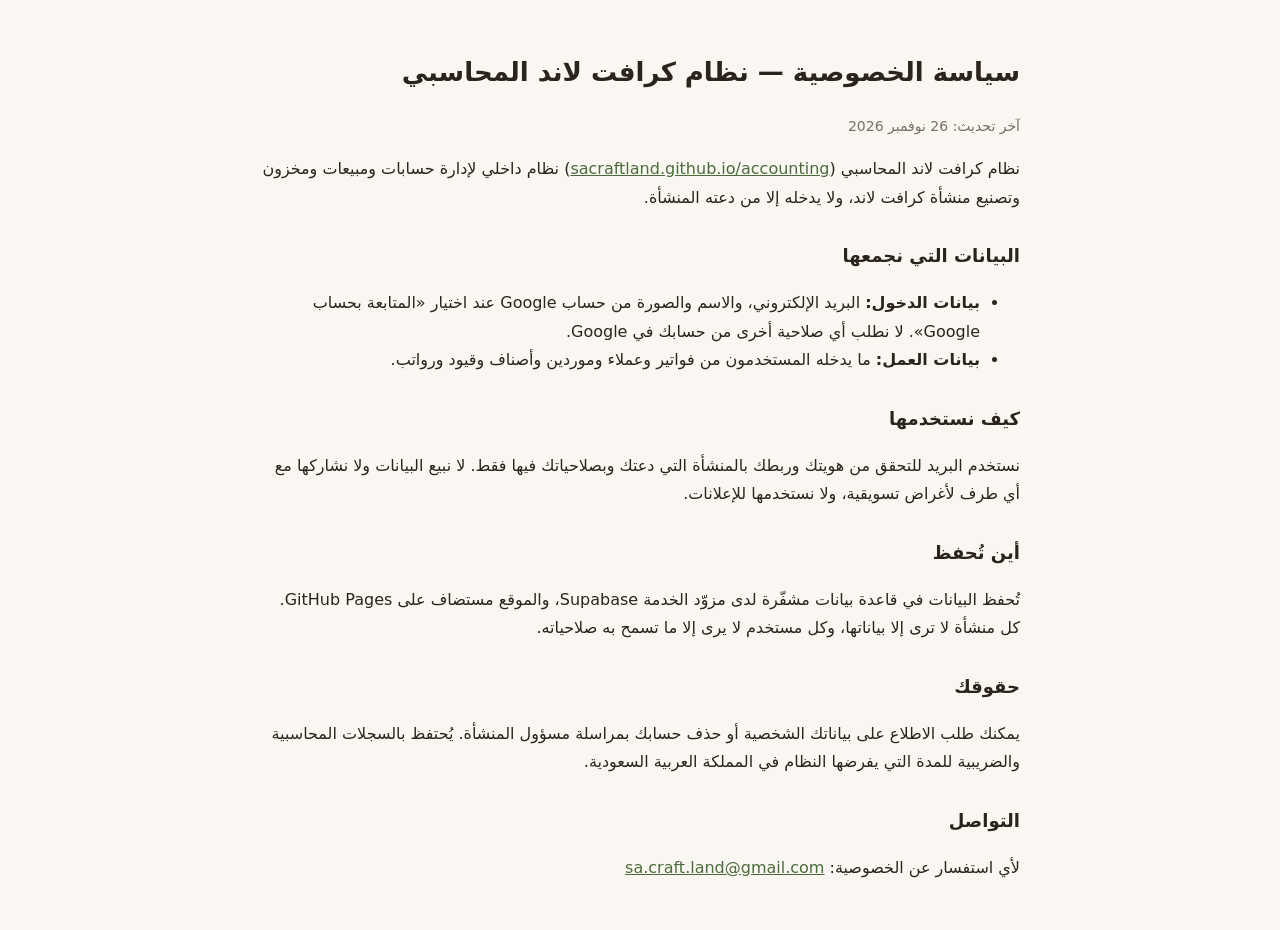
<file: privacy.html>
<!DOCTYPE html>
<html lang="ar" dir="rtl">
<head>
<meta charset="utf-8">
<meta name="viewport" content="width=device-width, initial-scale=1">
<title>سياسة الخصوصية — كرافت لاند</title>
<style>
  body { font-family: system-ui, "Segoe UI", Tahoma, sans-serif; max-width: 760px; margin: 0 auto; padding: 32px 20px; line-height: 1.8; color: #2b241c; background: #faf7f2; }
  h1 { font-size: 26px; } h2 { font-size: 18px; margin-top: 28px; }
  a { color: #4b6b3c; } .muted { color: #7a6f63; font-size: 14px; }
</style>
</head>
<body>
<h1>سياسة الخصوصية — نظام كرافت لاند المحاسبي</h1>
<p class="muted">آخر تحديث: 26 نوفمبر 2026</p>

<p>نظام كرافت لاند المحاسبي (<a href="https://sacraftland.github.io/accounting/">sacraftland.github.io/accounting</a>) نظام داخلي لإدارة حسابات ومبيعات ومخزون وتصنيع منشأة كرافت لاند، ولا يدخله إلا من دعته المنشأة.</p>

<h2>البيانات التي نجمعها</h2>
<ul>
  <li><b>بيانات الدخول:</b> البريد الإلكتروني، والاسم والصورة من حساب Google عند اختيار «المتابعة بحساب Google». لا نطلب أي صلاحية أخرى من حسابك في Google.</li>
  <li><b>بيانات العمل:</b> ما يدخله المستخدمون من فواتير وعملاء وموردين وأصناف وقيود ورواتب.</li>
</ul>

<h2>كيف نستخدمها</h2>
<p>نستخدم البريد للتحقق من هويتك وربطك بالمنشأة التي دعتك وبصلاحياتك فيها فقط. لا نبيع البيانات ولا نشاركها مع أي طرف لأغراض تسويقية، ولا نستخدمها للإعلانات.</p>

<h2>أين تُحفظ</h2>
<p>تُحفظ البيانات في قاعدة بيانات مشفّرة لدى مزوّد الخدمة Supabase، والموقع مستضاف على GitHub Pages. كل منشأة لا ترى إلا بياناتها، وكل مستخدم لا يرى إلا ما تسمح به صلاحياته.</p>

<h2>حقوقك</h2>
<p>يمكنك طلب الاطلاع على بياناتك الشخصية أو حذف حسابك بمراسلة مسؤول المنشأة. يُحتفظ بالسجلات المحاسبية والضريبية للمدة التي يفرضها النظام في المملكة العربية السعودية.</p>

<h2>التواصل</h2>
<p>لأي استفسار عن الخصوصية: <a href="mailto:sa.craft.land@gmail.com">sa.craft.land@gmail.com</a></p>
</body>
</html>
</file>
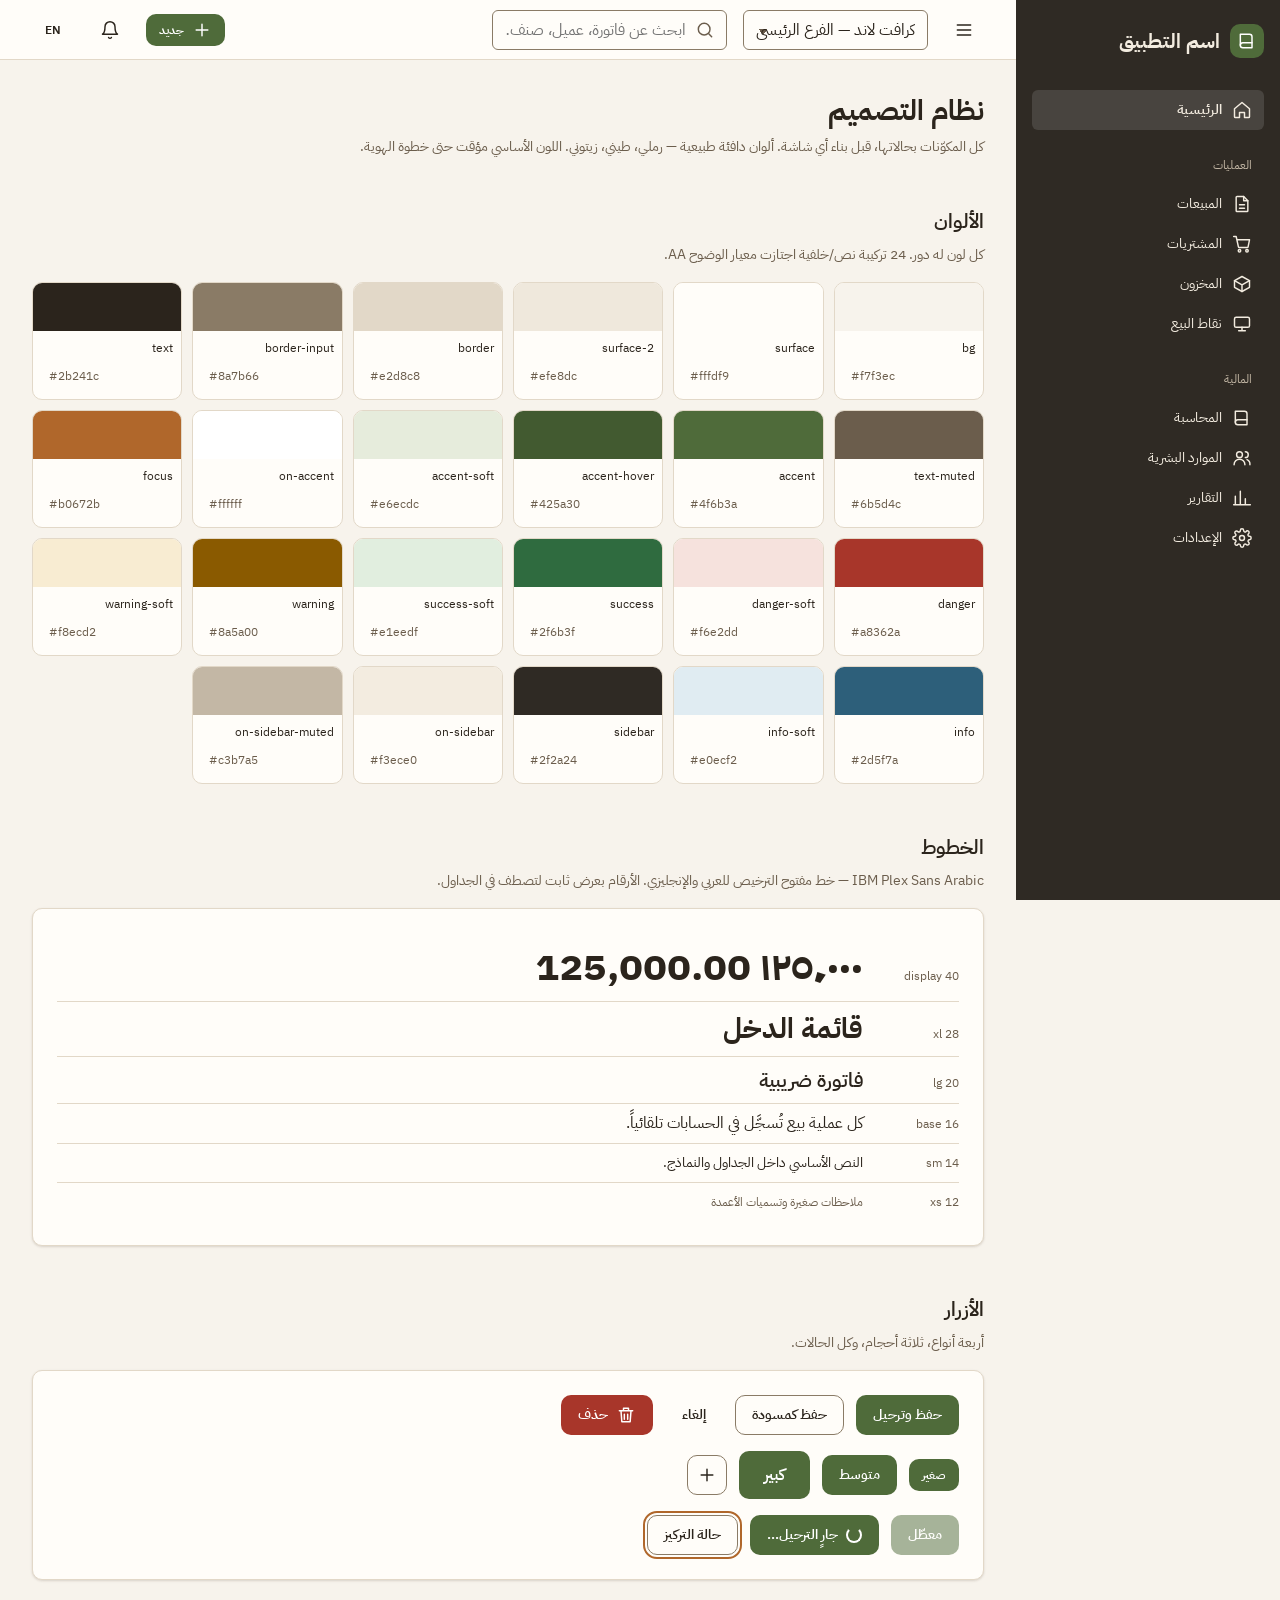
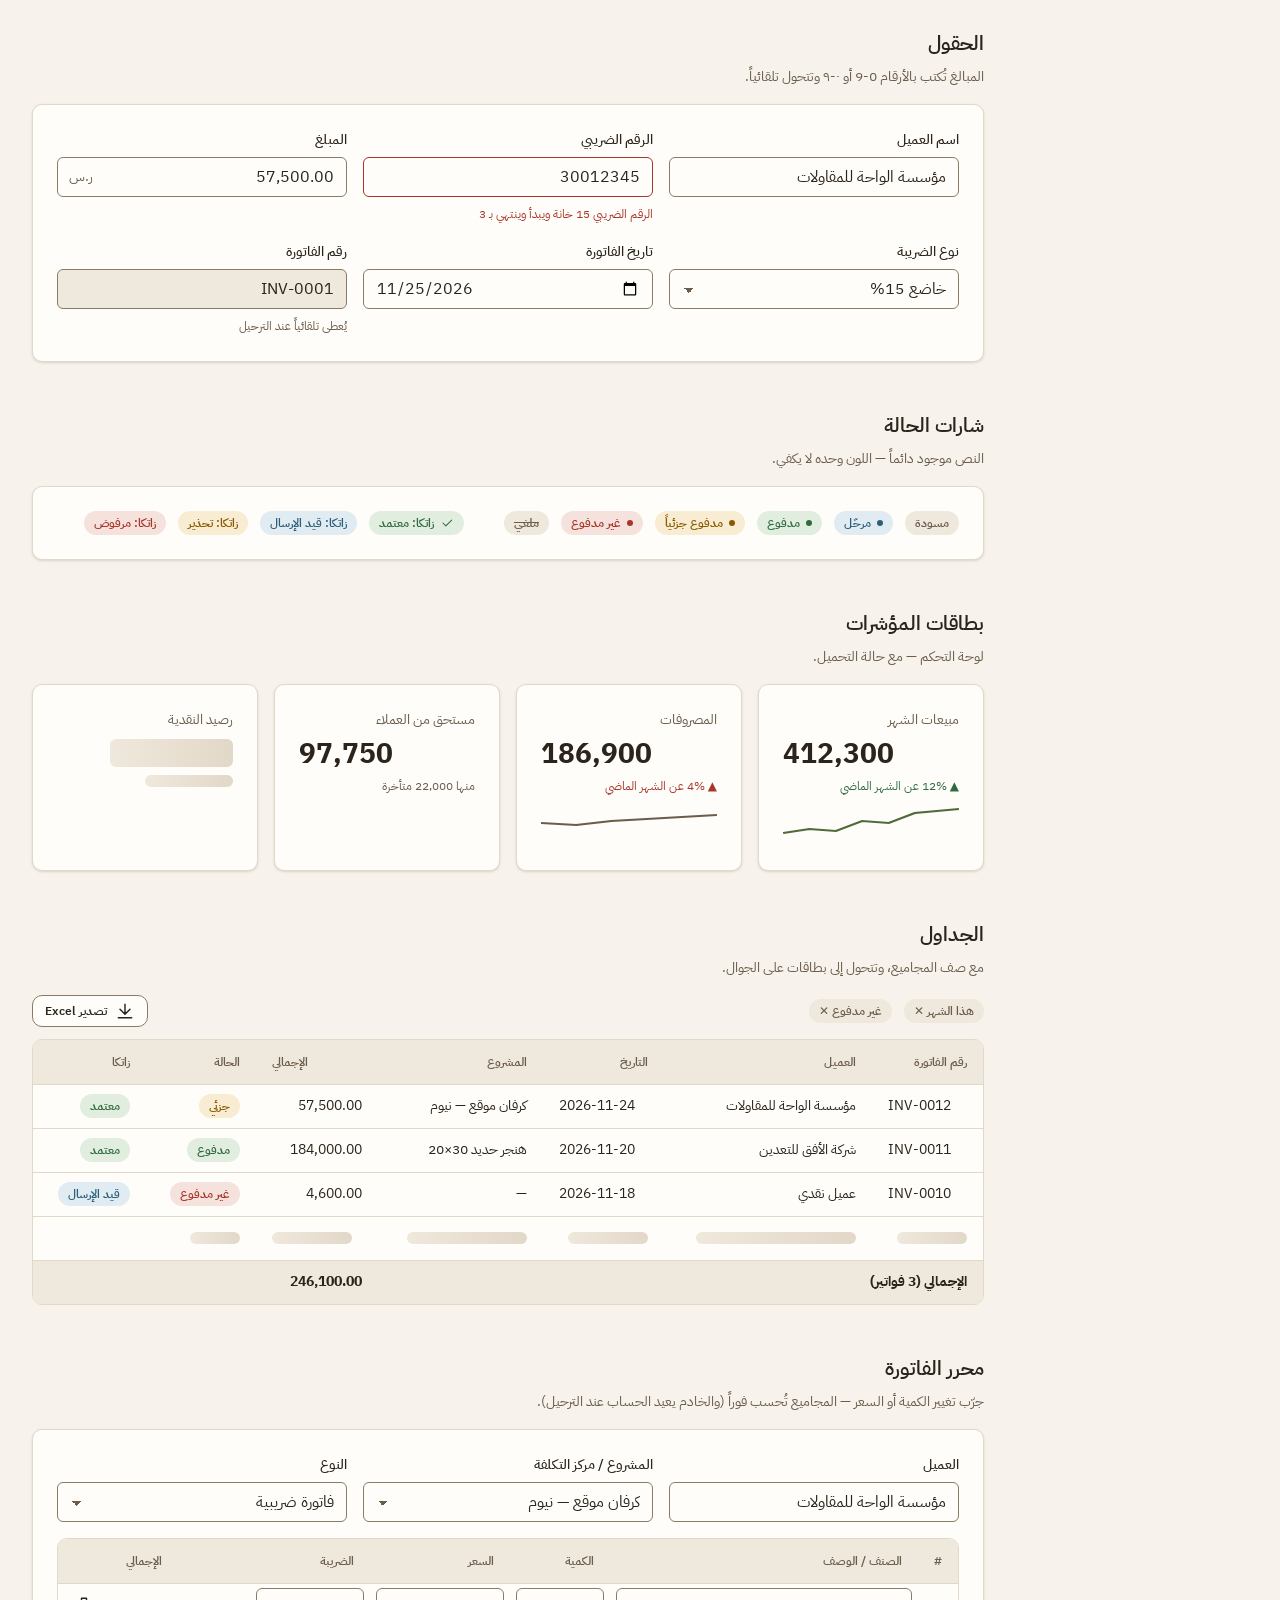
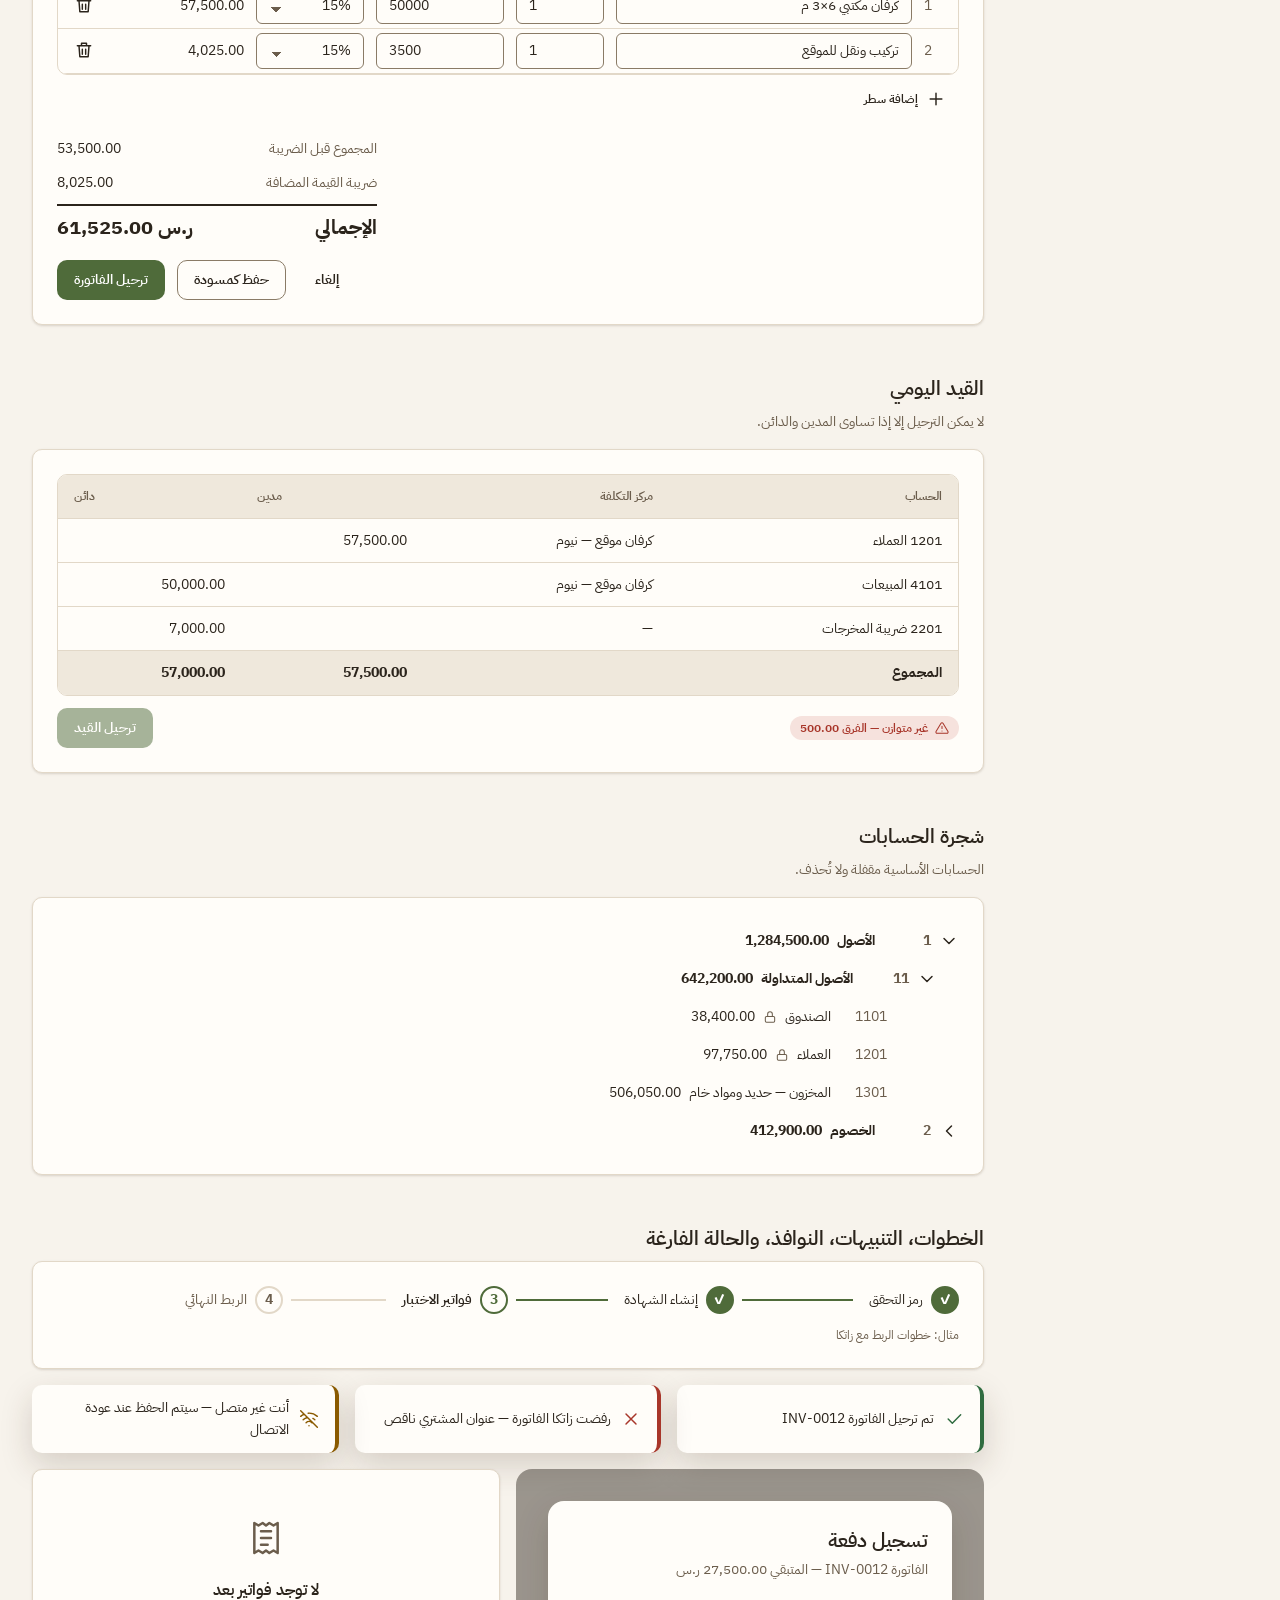
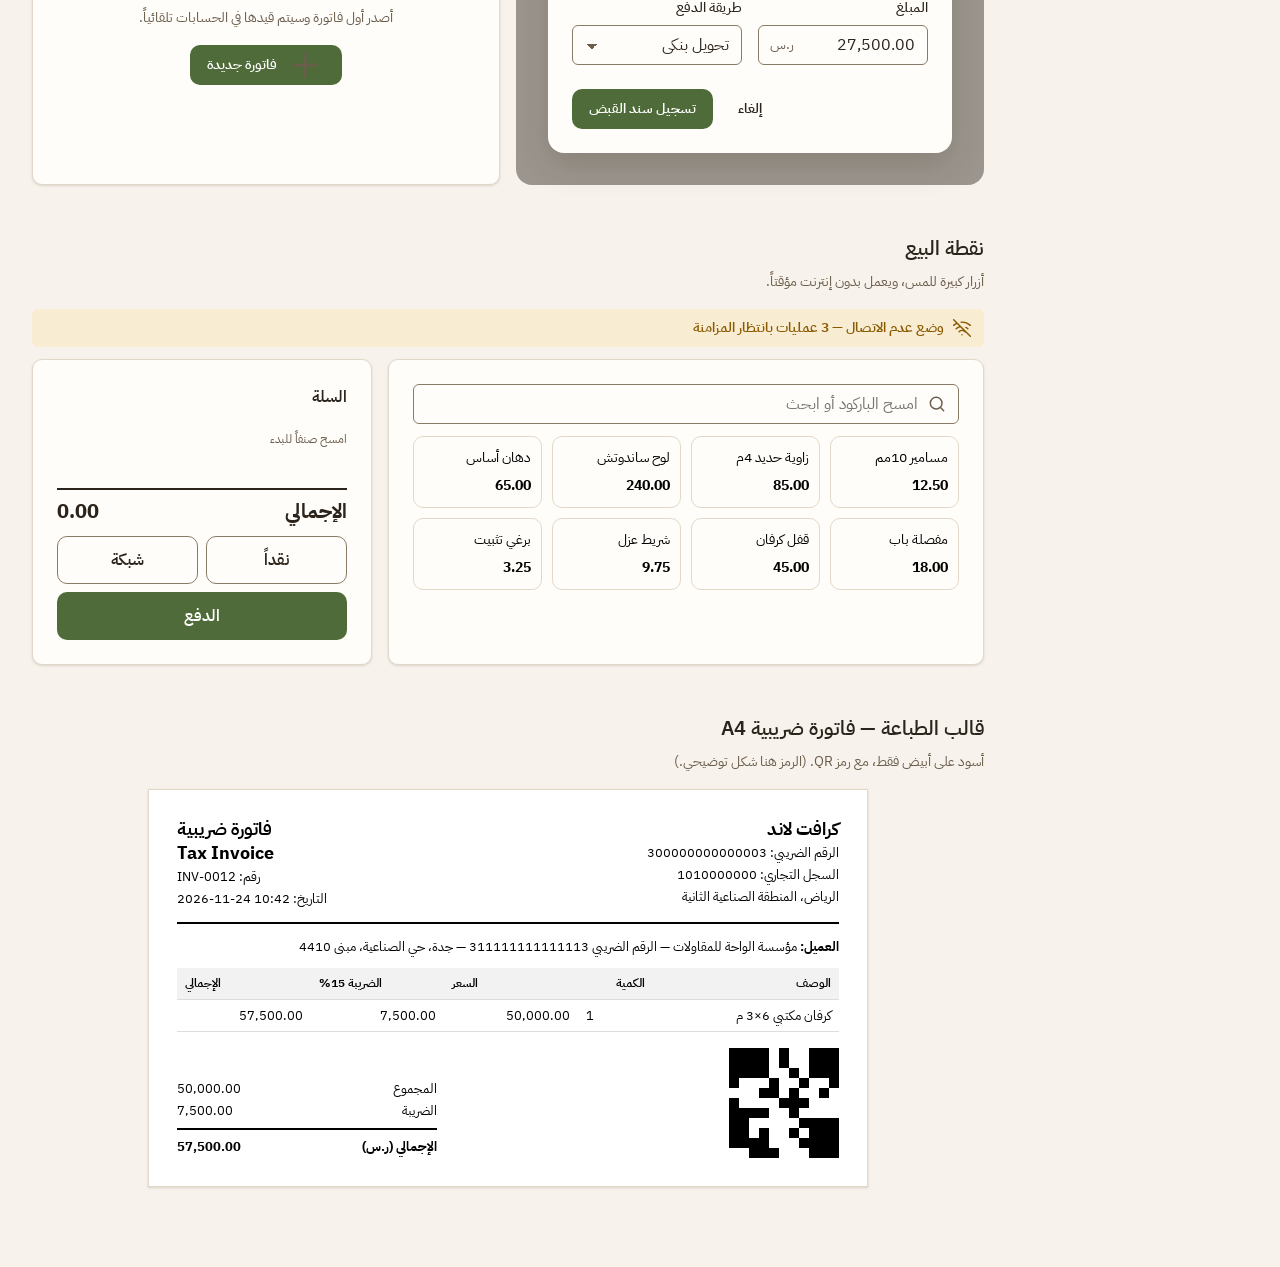
<file: src/design/primitives.html>
<!DOCTYPE html>
<html lang="ar" dir="rtl">
<head>
<meta charset="utf-8">
<meta name="viewport" content="width=device-width, initial-scale=1">
<title>نظام التصميم — المكوّنات</title>
<link rel="preconnect" href="https://fonts.googleapis.com">
<link href="https://fonts.googleapis.com/css2?family=IBM+Plex+Sans+Arabic:wght@400;500;600;700&display=swap" rel="stylesheet">
<style>
/* generated from tokens.json — do not edit by hand */
:root{
  --c-bg: #f7f3ec;
  --c-surface: #fffdf9;
  --c-surface-2: #efe8dc;
  --c-border: #e2d8c8;
  --c-border-input: #8a7b66;
  --c-text: #2b241c;
  --c-text-muted: #6b5d4c;
  --c-accent: #4f6b3a;
  --c-accent-hover: #425a30;
  --c-accent-soft: #e6ecdc;
  --c-on-accent: #ffffff;
  --c-focus: #b0672b;
  --c-danger: #a8362a;
  --c-danger-soft: #f6e2dd;
  --c-success: #2f6b3f;
  --c-success-soft: #e1eedf;
  --c-warning: #8a5a00;
  --c-warning-soft: #f8ecd2;
  --c-info: #2d5f7a;
  --c-info-soft: #e0ecf2;
  --c-sidebar: #2f2a24;
  --c-on-sidebar: #f3ece0;
  --c-on-sidebar-muted: #c3b7a5;
  --font-sans: "IBM Plex Sans Arabic", "Noto Sans Arabic", system-ui, -apple-system, "Segoe UI", Tahoma, sans-serif;
  --font-mono: "IBM Plex Mono", ui-monospace, SFMono-Regular, Menlo, monospace;
  --fs-xs: 12px; --lh-xs: 18px; --fw-xs: 500;
  --fs-sm: 14px; --lh-sm: 22px; --fw-sm: 400;
  --fs-base: 16px; --lh-base: 26px; --fw-base: 400;
  --fs-lg: 20px; --lh-lg: 30px; --fw-lg: 600;
  --fs-xl: 28px; --lh-xl: 38px; --fw-xl: 700;
  --fs-display: 40px; --lh-display: 52px; --fw-display: 700;
  --sp-0: 0px;
  --sp-1: 4px;
  --sp-2: 8px;
  --sp-3: 12px;
  --sp-4: 16px;
  --sp-5: 24px;
  --sp-6: 32px;
  --sp-7: 48px;
  --sp-8: 64px;
  --r-sm: 6px;
  --r-md: 10px;
  --r-lg: 16px;
  --r-pill: 999px;
  --sh-card: 0 1px 2px rgba(60,40,20,.06), 0 1px 3px rgba(60,40,20,.10);
  --sh-pop: 0 12px 32px rgba(60,40,20,.18);
  --t-fast: 120ms; --t-base: 200ms; --ease: cubic-bezier(.2,.8,.2,1);
  --l-sidebar: 264px;
  --l-header: 60px;
  --l-content-max: 1280px;
  --l-form-max: 880px;
  --l-touch-target: 44px;
  --l-table-row: 44px;
  --l-pos-key: 64px;
}

*{box-sizing:border-box}
html,body{margin:0}
body{font-family:var(--font-sans);font-size:var(--fs-sm);line-height:var(--lh-sm);background:var(--c-bg);color:var(--c-text);-webkit-font-smoothing:antialiased}
.num{font-variant-numeric:tabular-nums lining-nums;direction:ltr;unicode-bidi:isolate}
h1,h2,h3{margin:0}
h1{font-size:var(--fs-xl);line-height:var(--lh-xl);font-weight:var(--fw-xl)}
h2{font-size:var(--fs-lg);line-height:var(--lh-lg);font-weight:var(--fw-lg)}
h3{font-size:var(--fs-base);line-height:var(--lh-base);font-weight:600}
.muted{color:var(--c-text-muted)}
.xs{font-size:var(--fs-xs);line-height:var(--lh-xs)}
svg.i{width:20px;height:20px;stroke:currentColor;fill:none;stroke-width:1.75;stroke-linecap:round;stroke-linejoin:round;flex:none}
.flip{transform:scaleX(-1)} [dir=ltr] .flip{transform:none}
:focus-visible{outline:2px solid var(--c-focus);outline-offset:2px}

/* shell */
.shell{display:grid;grid-template-columns:var(--l-sidebar) 1fr;min-height:100vh}
.side{background:var(--c-sidebar);color:var(--c-on-sidebar);padding:var(--sp-5) var(--sp-4);position:sticky;top:0;height:100vh;overflow:auto}
.brand{display:flex;align-items:center;gap:10px;font-weight:700;font-size:var(--fs-lg);margin-bottom:var(--sp-6)}
.brand .mark{width:34px;height:34px;border-radius:var(--r-md);background:var(--c-accent);display:grid;place-items:center;color:var(--c-on-accent)}
.nav-group{color:var(--c-on-sidebar-muted);font-size:var(--fs-xs);margin:var(--sp-5) var(--sp-3) var(--sp-2)}
.nav a{display:flex;align-items:center;gap:10px;padding:9px 12px;border-radius:var(--r-sm);color:var(--c-on-sidebar);text-decoration:none;min-height:40px}
.nav a:hover{background:rgba(255,255,255,.06)}
.nav a.on{background:rgba(255,255,255,.12);font-weight:600}
.main{min-width:0}
.top{height:var(--l-header);background:var(--c-surface);border-bottom:1px solid var(--c-border);display:flex;align-items:center;gap:var(--sp-4);padding:0 var(--sp-6);position:sticky;top:0;z-index:5}
.top .search{flex:1;max-width:420px}
.top .sp{flex:1}
.menu-btn{display:none}
.page{max-width:var(--l-content-max);margin:0 auto;padding:var(--sp-6)}
.section{margin-bottom:var(--sp-7)}
.section > h2{margin-bottom:var(--sp-2)}
.section > p.muted{margin:0 0 var(--sp-4)}
.card{background:var(--c-surface);border:1px solid var(--c-border);border-radius:var(--r-md);box-shadow:var(--sh-card);padding:var(--sp-5)}
.row{display:flex;flex-wrap:wrap;gap:var(--sp-3);align-items:center}
.grid{display:grid;gap:var(--sp-4)}
.g4{grid-template-columns:repeat(4,1fr)} .g3{grid-template-columns:repeat(3,1fr)} .g2{grid-template-columns:repeat(2,1fr)}

/* buttons */
.btn{font:inherit;font-weight:600;display:inline-flex;align-items:center;justify-content:center;gap:8px;height:40px;padding:0 var(--sp-4);border-radius:var(--r-md);border:1px solid transparent;cursor:pointer;transition:background var(--t-fast) var(--ease),border-color var(--t-fast);white-space:nowrap}
.btn.sm{height:32px;padding:0 var(--sp-3);font-size:var(--fs-xs)} .btn.lg{height:48px;padding:0 var(--sp-5);font-size:var(--fs-base)}
.btn.primary{background:var(--c-accent);color:var(--c-on-accent)} .btn.primary:hover{background:var(--c-accent-hover)}
.btn.secondary{background:var(--c-surface);color:var(--c-text);border-color:var(--c-border-input)} .btn.secondary:hover{background:var(--c-surface-2)}
.btn.ghost{background:transparent;color:var(--c-text)} .btn.ghost:hover{background:var(--c-surface-2)}
.btn.danger{background:var(--c-danger);color:#fff}
.btn[disabled]{opacity:.5;cursor:not-allowed}
.btn.icon{width:40px;padding:0}
.spin{width:16px;height:16px;border:2px solid currentColor;border-top-color:transparent;border-radius:50%;animation:r .8s linear infinite}
@keyframes r{to{transform:rotate(360deg)}}

/* inputs */
.field{display:flex;flex-direction:column;gap:6px;min-width:0}
.field label{font-weight:500}
.input{font:inherit;font-size:var(--fs-base);height:40px;padding:0 12px;border:1px solid var(--c-border-input);border-radius:var(--r-sm);background:var(--c-surface);color:var(--c-text);width:100%}
.input:hover{border-color:var(--c-text-muted)}
.input:focus{outline:2px solid var(--c-focus);outline-offset:0;border-color:var(--c-focus)}
.input[readonly]{background:var(--c-surface-2)}
.input.err{border-color:var(--c-danger)}
.help{font-size:var(--fs-xs);color:var(--c-text-muted)} .help.err{color:var(--c-danger)}
.affix{position:relative} .affix .input{padding-left:52px;padding-right:12px;text-align:right;direction:ltr}
.affix span{position:absolute;left:12px;top:50%;transform:translateY(-50%);color:var(--c-text-muted)}
.lead{position:relative} .lead .input{padding-inline-start:40px} .lead svg{position:absolute;inset-inline-start:12px;top:10px;color:var(--c-text-muted)}
select.input{appearance:none;background-image:linear-gradient(45deg,transparent 50%,var(--c-text-muted) 50%),linear-gradient(135deg,var(--c-text-muted) 50%,transparent 50%);background-position:14px 18px,19px 18px;background-size:5px 5px;background-repeat:no-repeat}

/* badges */
.badge{display:inline-flex;align-items:center;gap:6px;height:24px;padding:0 10px;border-radius:var(--r-pill);font-size:var(--fs-xs);font-weight:600;white-space:nowrap}
.b-draft{background:var(--c-surface-2);color:var(--c-text-muted)}
.b-info{background:var(--c-info-soft);color:var(--c-info)}
.b-ok{background:var(--c-success-soft);color:var(--c-success)}
.b-warn{background:var(--c-warning-soft);color:var(--c-warning)}
.b-bad{background:var(--c-danger-soft);color:var(--c-danger)}
.dot{width:6px;height:6px;border-radius:50%;background:currentColor}

/* stat */
.stat .label{color:var(--c-text-muted)}
.stat .val{font-size:var(--fs-xl);line-height:var(--lh-xl);font-weight:700;margin:4px 0}
.up{color:var(--c-success)} .down{color:var(--c-danger)}
.spark{width:100%;height:36px;margin-top:8px}

/* table */
.tbl-wrap{overflow:auto;border:1px solid var(--c-border);border-radius:var(--r-md);background:var(--c-surface)}
table{border-collapse:collapse;width:100%}
th,td{padding:0 var(--sp-4);height:var(--l-table-row);text-align:start;border-bottom:1px solid var(--c-border);white-space:nowrap}
th{background:var(--c-surface-2);font-weight:600;color:var(--c-text-muted);font-size:var(--fs-xs);position:sticky;top:0}
td.amt,th.amt{text-align:end}
tbody tr:hover{background:var(--c-bg)}
tfoot td{font-weight:700;background:var(--c-surface-2);border-bottom:0}
.skel{height:12px;border-radius:6px;background:linear-gradient(90deg,var(--c-surface-2),var(--c-border),var(--c-surface-2));background-size:200% 100%;animation:sh 1.2s infinite}
@keyframes sh{to{background-position:-200% 0}}

/* editor */
.editor td{padding:4px 6px} .editor .input{height:36px;font-size:var(--fs-sm)}
.totals{width:320px;margin-inline-start:auto;margin-top:var(--sp-4)}
.totals div{display:flex;justify-content:space-between;padding:6px 0}
.totals .grand{border-top:2px solid var(--c-text);font-size:var(--fs-lg);font-weight:700;padding-top:10px;margin-top:4px}

/* tree */
.tree{list-style:none;margin:0;padding:0}
.tree li{display:flex;align-items:center;gap:8px;height:38px;padding-inline-start:calc(var(--d,0) * 22px)}
.tree .code{color:var(--c-text-muted);width:48px}
.tree .bal{margin-inline-start:auto}
.tree .grp{font-weight:700}

/* toast & modal */
.toast{display:flex;align-items:center;gap:10px;padding:12px 16px;border-radius:var(--r-md);box-shadow:var(--sh-pop);background:var(--c-surface);border-inline-start:4px solid;min-width:280px}
.toast.ok{border-color:var(--c-success)} .toast.bad{border-color:var(--c-danger)} .toast.warn{border-color:var(--c-warning)}
.modal-demo{position:relative;border-radius:var(--r-lg);background:rgba(43,36,28,.45);padding:var(--sp-6);display:grid;place-items:center}
.modal{background:var(--c-surface);border-radius:var(--r-lg);box-shadow:var(--sh-pop);width:min(440px,100%);padding:var(--sp-5)}
.modal footer{display:flex;gap:8px;justify-content:flex-end;margin-top:var(--sp-5)}

/* empty */
.empty{text-align:center;padding:var(--sp-7) var(--sp-4)}
.empty svg{width:40px;height:40px;color:var(--c-text-muted);stroke-width:1.5}

/* stepper */
.steps{display:flex;gap:0;list-style:none;margin:0;padding:0}
.steps li{flex:1;display:flex;align-items:center;gap:8px;color:var(--c-text-muted)}
.steps li:not(:last-child)::after{content:"";flex:1;height:2px;background:var(--c-border);margin:0 8px}
.steps .n{width:28px;height:28px;border-radius:50%;display:grid;place-items:center;border:2px solid var(--c-border);font-weight:700;background:var(--c-surface)}
.steps .done .n{background:var(--c-accent);border-color:var(--c-accent);color:var(--c-on-accent)}
.steps .done{color:var(--c-text)} .steps .done:not(:last-child)::after{background:var(--c-accent)}
.steps .cur .n{border-color:var(--c-accent);color:var(--c-accent)} .steps .cur{color:var(--c-text);font-weight:600}

/* POS */
.pos{display:grid;grid-template-columns:1fr 340px;gap:var(--sp-4)}
.tiles{display:grid;grid-template-columns:repeat(auto-fill,minmax(120px,1fr));gap:10px}
.tile{min-height:var(--l-pos-key);border:1px solid var(--c-border);border-radius:var(--r-md);background:var(--c-surface);padding:10px;text-align:start;font:inherit;cursor:pointer;display:flex;flex-direction:column;justify-content:space-between;gap:6px}
.tile:hover{border-color:var(--c-accent);background:var(--c-accent-soft)}
.cart{display:flex;flex-direction:column;gap:8px}
.cart .line{display:flex;justify-content:space-between;gap:8px;padding:8px 0;border-bottom:1px dashed var(--c-border)}
.offline{background:var(--c-warning-soft);color:var(--c-warning);border-radius:var(--r-sm);padding:8px 12px;font-weight:600;display:flex;gap:8px;align-items:center}

/* print preview */
.paper{background:#fff;color:#000;border:1px solid var(--c-border);box-shadow:var(--sh-card);padding:28px;max-width:720px;margin:auto;font-size:13px}
.paper table th{background:#f2f2f2;color:#000;position:static}
.paper th,.paper td{height:32px;padding:0 8px;border-bottom:1px solid #ddd}
.paper .hd{display:flex;justify-content:space-between;gap:16px;border-bottom:2px solid #000;padding-bottom:12px;margin-bottom:12px}
.paper .qr{width:110px;height:110px;display:grid;grid-template-columns:repeat(11,1fr)}
.paper .qr i{background:#000}

/* swatches */
.sw{display:grid;grid-template-columns:repeat(auto-fill,minmax(130px,1fr));gap:10px}
.sw div{border:1px solid var(--c-border);border-radius:var(--r-md);overflow:hidden;background:var(--c-surface);font-size:var(--fs-xs)}
.sw b{display:block;height:48px}
.sw span{display:block;padding:6px 8px}
.type-row{display:flex;align-items:baseline;gap:16px;padding:8px 0;border-bottom:1px solid var(--c-border)}
.type-row .tag{width:80px;color:var(--c-text-muted);font-size:var(--fs-xs)}

/* mobile */
.bottom-bar{display:none}
@media (max-width:900px){
  .shell{grid-template-columns:1fr}
  .side{display:none}
  .side.open{display:block;position:fixed;inset-block:0;inset-inline-start:0;width:280px;z-index:20;box-shadow:var(--sh-pop)}
  .menu-btn{display:inline-flex}
  .top{padding:0 var(--sp-3);gap:var(--sp-2)} .top .search{display:none}
  .top select.input{max-width:150px;font-size:var(--fs-sm);padding-inline-end:28px}
  .top .new-lbl{display:none} .top .btn.primary.sm{width:32px;padding:0}
  .paper{padding:16px;overflow-x:auto;font-size:12px} .paper .hd{flex-direction:column}
  .paper th,.paper td{padding:0 4px}
  .page{padding:var(--sp-4);padding-bottom:96px}
  .g4{grid-template-columns:repeat(2,1fr)} .g3,.g2{grid-template-columns:1fr}
  .pos{grid-template-columns:1fr}
  .totals{width:100%}
  .bottom-bar{display:flex;position:fixed;bottom:0;inset-inline:0;background:var(--c-surface);border-top:1px solid var(--c-border);height:64px;z-index:10}
  .bottom-bar a{flex:1;display:flex;flex-direction:column;align-items:center;justify-content:center;gap:2px;font-size:11px;color:var(--c-text-muted);text-decoration:none}
  .bottom-bar a.on{color:var(--c-accent);font-weight:600}
  .steps .lbl{display:none}
}
@media (max-width:520px){ .g4{grid-template-columns:1fr} }
</style>
</head>
<body>
<svg width="0" height="0" style="position:absolute" aria-hidden="true">
  <symbol id="i-home" viewBox="0 0 24 24"><path d="M3 10.5 12 3l9 7.5V20a1 1 0 0 1-1 1h-5v-6H9v6H4a1 1 0 0 1-1-1z"/></symbol>
  <symbol id="i-file" viewBox="0 0 24 24"><path d="M14 3H6a1 1 0 0 0-1 1v16a1 1 0 0 0 1 1h12a1 1 0 0 0 1-1V8z"/><path d="M14 3v5h5M9 13h6M9 17h6"/></symbol>
  <symbol id="i-cart" viewBox="0 0 24 24"><circle cx="9" cy="20" r="1.5"/><circle cx="18" cy="20" r="1.5"/><path d="M2 3h3l2.7 12.4a1 1 0 0 0 1 .8h9.6a1 1 0 0 0 1-.8L21 7H6"/></symbol>
  <symbol id="i-box" viewBox="0 0 24 24"><path d="M21 8 12 3 3 8v8l9 5 9-5z"/><path d="m3 8 9 5 9-5M12 13v8"/></symbol>
  <symbol id="i-pos" viewBox="0 0 24 24"><rect x="3" y="4" width="18" height="12" rx="2"/><path d="M8 20h8M12 16v4"/></symbol>
  <symbol id="i-book" viewBox="0 0 24 24"><path d="M4 4h11a3 3 0 0 1 3 3v13H7a3 3 0 0 1-3-3z"/><path d="M4 17a3 3 0 0 1 3-3h11"/></symbol>
  <symbol id="i-users" viewBox="0 0 24 24"><circle cx="9" cy="8" r="3.5"/><path d="M2.5 20a6.5 6.5 0 0 1 13 0M16 4.5a3.5 3.5 0 0 1 0 7M18 14a6 6 0 0 1 3.5 6"/></symbol>
  <symbol id="i-chart" viewBox="0 0 24 24"><path d="M4 20V10M10 20V4M16 20v-7M22 20H2"/></symbol>
  <symbol id="i-gear" viewBox="0 0 24 24"><circle cx="12" cy="12" r="3"/><path d="M19.4 15a1.7 1.7 0 0 0 .3 1.8l.1.1a2 2 0 1 1-2.8 2.8l-.1-.1a1.7 1.7 0 0 0-1.8-.3 1.7 1.7 0 0 0-1 1.5V21a2 2 0 1 1-4 0v-.1a1.7 1.7 0 0 0-1.1-1.5 1.7 1.7 0 0 0-1.8.3l-.1.1a2 2 0 1 1-2.8-2.8l.1-.1a1.7 1.7 0 0 0 .3-1.8 1.7 1.7 0 0 0-1.5-1H3a2 2 0 1 1 0-4h.1a1.7 1.7 0 0 0 1.5-1.1 1.7 1.7 0 0 0-.3-1.8l-.1-.1a2 2 0 1 1 2.8-2.8l.1.1a1.7 1.7 0 0 0 1.8.3H9a1.7 1.7 0 0 0 1-1.5V3a2 2 0 1 1 4 0v.1a1.7 1.7 0 0 0 1 1.5 1.7 1.7 0 0 0 1.8-.3l.1-.1a2 2 0 1 1 2.8 2.8l-.1.1a1.7 1.7 0 0 0-.3 1.8V9a1.7 1.7 0 0 0 1.5 1H21a2 2 0 1 1 0 4h-.1a1.7 1.7 0 0 0-1.5 1z"/></symbol>
  <symbol id="i-search" viewBox="0 0 24 24"><circle cx="11" cy="11" r="7"/><path d="m20 20-3.5-3.5"/></symbol>
  <symbol id="i-plus" viewBox="0 0 24 24"><path d="M12 5v14M5 12h14"/></symbol>
  <symbol id="i-bell" viewBox="0 0 24 24"><path d="M6 8a6 6 0 0 1 12 0c0 7 3 9 3 9H3s3-2 3-9M10.3 21a1.9 1.9 0 0 0 3.4 0"/></symbol>
  <symbol id="i-menu" viewBox="0 0 24 24"><path d="M4 6h16M4 12h16M4 18h16"/></symbol>
  <symbol id="i-check" viewBox="0 0 24 24"><path d="m5 12 5 5L20 7"/></symbol>
  <symbol id="i-x" viewBox="0 0 24 24"><path d="M18 6 6 18M6 6l12 12"/></symbol>
  <symbol id="i-alert" viewBox="0 0 24 24"><path d="M12 9v4M12 17h.01M10.3 3.9 1.8 18a2 2 0 0 0 1.7 3h17a2 2 0 0 0 1.7-3L13.7 3.9a2 2 0 0 0-3.4 0"/></symbol>
  <symbol id="i-wifi-off" viewBox="0 0 24 24"><path d="m2 2 20 20M8.5 16.5a5 5 0 0 1 7 0M5 12.9a10 10 0 0 1 5.2-2.8M19 12.9a10 10 0 0 0-2.3-1.6M2 8.8a15 15 0 0 1 4.2-2.5M22 8.8A15 15 0 0 0 11 5M12 20h.01"/></symbol>
  <symbol id="i-chev" viewBox="0 0 24 24"><path d="m9 18 6-6-6-6"/></symbol>
  <symbol id="i-lock" viewBox="0 0 24 24"><rect x="4" y="11" width="16" height="10" rx="2"/><path d="M8 11V7a4 4 0 0 1 8 0v4"/></symbol>
  <symbol id="i-receipt" viewBox="0 0 24 24"><path d="M5 3v18l2.5-1.5L10 21l2-1.5 2 1.5 2.5-1.5L19 21V3l-2.5 1.5L14 3l-2 1.5L10 3 7.5 4.5z"/><path d="M9 8h6M9 12h6M9 16h4"/></symbol>
  <symbol id="i-down" viewBox="0 0 24 24"><path d="M12 4v12M6 10l6 6 6-6M4 20h16"/></symbol>
  <symbol id="i-trash" viewBox="0 0 24 24"><path d="M4 7h16M10 11v6M14 11v6M6 7l1 13h10l1-13M9 7V4h6v3"/></symbol>
</svg>

<div class="shell">
  <aside class="side" id="side" aria-label="القائمة الرئيسية">
    <div class="brand"><span class="mark"><svg class="i"><use href="#i-book"/></svg></span><span>اسم التطبيق</span></div>
    <nav class="nav">
      <a class="on" href="#tokens"><svg class="i"><use href="#i-home"/></svg>الرئيسية</a>
      <div class="nav-group">العمليات</div>
      <a href="#editor"><svg class="i"><use href="#i-file"/></svg>المبيعات</a>
      <a href="#table"><svg class="i"><use href="#i-cart"/></svg>المشتريات</a>
      <a href="#table"><svg class="i"><use href="#i-box"/></svg>المخزون</a>
      <a href="#pos"><svg class="i"><use href="#i-pos"/></svg>نقاط البيع</a>
      <div class="nav-group">المالية</div>
      <a href="#tree"><svg class="i"><use href="#i-book"/></svg>المحاسبة</a>
      <a href="#table"><svg class="i"><use href="#i-users"/></svg>الموارد البشرية</a>
      <a href="#stats"><svg class="i"><use href="#i-chart"/></svg>التقارير</a>
      <a href="#forms"><svg class="i"><use href="#i-gear"/></svg>الإعدادات</a>
    </nav>
  </aside>

  <div class="main">
    <header class="top">
      <button class="btn ghost icon menu-btn" aria-label="فتح القائمة" onclick="document.getElementById('side').classList.toggle('open')"><svg class="i"><use href="#i-menu"/></svg></button>
      <select class="input" style="width:auto" aria-label="الفرع"><option>كرافت لاند — الفرع الرئيسي</option><option>المستودع الصناعي</option></select>
      <div class="lead search"><svg class="i"><use href="#i-search"/></svg><input class="input" placeholder="ابحث عن فاتورة، عميل، صنف…" aria-label="بحث"></div>
      <span class="sp"></span>
      <button class="btn primary sm"><svg class="i"><use href="#i-plus"/></svg><span class="new-lbl">جديد</span></button>
      <button class="btn ghost icon" aria-label="الإشعارات"><svg class="i"><use href="#i-bell"/></svg></button>
      <button class="btn ghost sm" onclick="toggleDir()" id="dirBtn">EN</button>
    </header>

    <main class="page">
      <div class="section">
        <h1>نظام التصميم</h1>
        <p class="muted" style="margin-top:6px">كل المكوّنات بحالاتها، قبل بناء أي شاشة. ألوان دافئة طبيعية — رملي، طيني، زيتوني. اللون الأساسي مؤقت حتى خطوة الهوية.</p>
      </div>

      <!-- tokens -->
      <section class="section" id="tokens">
        <h2>الألوان</h2>
        <p class="muted">كل لون له دور. 24 تركيبة نص/خلفية اجتازت معيار الوضوح AA.</p>
        <div class="sw" id="swatches"></div>
      </section>

      <section class="section">
        <h2>الخطوط</h2>
        <p class="muted">IBM Plex Sans Arabic — خط مفتوح الترخيص للعربي والإنجليزي. الأرقام بعرض ثابت لتصطف في الجداول.</p>
        <div class="card">
          <div class="type-row"><span class="tag">display 40</span><span style="font-size:40px;line-height:52px;font-weight:700">١٢٥٬٠٠٠ <span class="num">125,000.00</span></span></div>
          <div class="type-row"><span class="tag">xl 28</span><h1>قائمة الدخل</h1></div>
          <div class="type-row"><span class="tag">lg 20</span><h2>فاتورة ضريبية</h2></div>
          <div class="type-row"><span class="tag">base 16</span><span style="font-size:16px">كل عملية بيع تُسجَّل في الحسابات تلقائياً.</span></div>
          <div class="type-row"><span class="tag">sm 14</span><span>النص الأساسي داخل الجداول والنماذج.</span></div>
          <div class="type-row" style="border:0"><span class="tag">xs 12</span><span class="xs muted">ملاحظات صغيرة وتسميات الأعمدة</span></div>
        </div>
      </section>

      <!-- buttons -->
      <section class="section" id="buttons">
        <h2>الأزرار</h2>
        <p class="muted">أربعة أنواع، ثلاثة أحجام، وكل الحالات.</p>
        <div class="card grid" style="gap:16px">
          <div class="row"><button class="btn primary">حفظ وترحيل</button><button class="btn secondary">حفظ كمسودة</button><button class="btn ghost">إلغاء</button><button class="btn danger"><svg class="i"><use href="#i-trash"/></svg>حذف</button></div>
          <div class="row"><button class="btn primary sm">صغير</button><button class="btn primary">متوسط</button><button class="btn primary lg">كبير</button><button class="btn secondary icon" aria-label="إضافة"><svg class="i"><use href="#i-plus"/></svg></button></div>
          <div class="row"><button class="btn primary" disabled>معطّل</button><button class="btn primary" aria-busy="true"><span class="spin"></span>جارٍ الترحيل…</button><button class="btn secondary" style="outline:2px solid var(--c-focus);outline-offset:2px">حالة التركيز</button></div>
        </div>
      </section>

      <!-- forms -->
      <section class="section" id="forms">
        <h2>الحقول</h2>
        <p class="muted">المبالغ تُكتب بالأرقام 0-9 أو ٠-٩ وتتحول تلقائياً.</p>
        <div class="card grid g3">
          <div class="field"><label for="f1">اسم العميل</label><input id="f1" class="input" value="مؤسسة الواحة للمقاولات"></div>
          <div class="field"><label for="f2">الرقم الضريبي</label><input id="f2" class="input err num" value="30012345" aria-describedby="f2e" style="text-align:right"><span id="f2e" class="help err">الرقم الضريبي 15 خانة ويبدأ وينتهي بـ 3</span></div>
          <div class="field"><label for="f3">المبلغ</label><div class="affix"><input id="f3" class="input num" value="57,500.00" inputmode="decimal"><span>ر.س</span></div></div>
          <div class="field"><label for="f4">نوع الضريبة</label><select id="f4" class="input"><option>خاضع 15%</option><option>صفري</option><option>معفى</option></select></div>
          <div class="field"><label for="f5">تاريخ الفاتورة</label><input id="f5" type="date" class="input" value="2026-11-25"></div>
          <div class="field"><label for="f6">رقم الفاتورة</label><input id="f6" class="input num" value="INV-0001" readonly style="text-align:right"><span class="help">يُعطى تلقائياً عند الترحيل</span></div>
        </div>
      </section>

      <!-- badges -->
      <section class="section">
        <h2>شارات الحالة</h2>
        <p class="muted">النص موجود دائماً — اللون وحده لا يكفي.</p>
        <div class="card row">
          <span class="badge b-draft">مسودة</span><span class="badge b-info"><span class="dot"></span>مرحّل</span><span class="badge b-ok"><span class="dot"></span>مدفوع</span><span class="badge b-warn"><span class="dot"></span>مدفوع جزئياً</span><span class="badge b-bad"><span class="dot"></span>غير مدفوع</span><span class="badge b-draft" style="text-decoration:line-through">ملغي</span>
          <span style="width:16px"></span>
          <span class="badge b-ok"><svg class="i" style="width:14px;height:14px"><use href="#i-check"/></svg>زاتكا: معتمد</span><span class="badge b-info">زاتكا: قيد الإرسال</span><span class="badge b-warn">زاتكا: تحذير</span><span class="badge b-bad">زاتكا: مرفوض</span>
        </div>
      </section>

      <!-- stats -->
      <section class="section" id="stats">
        <h2>بطاقات المؤشرات</h2>
        <p class="muted">لوحة التحكم — مع حالة التحميل.</p>
        <div class="grid g4">
          <div class="card stat"><div class="label">مبيعات الشهر</div><div class="val num">412,300</div><div class="xs up">▲ 12% عن الشهر الماضي</div><svg class="spark" viewBox="0 0 100 36" preserveAspectRatio="none"><polyline fill="none" stroke="var(--c-accent)" stroke-width="2" points="0,30 15,26 30,28 45,18 60,20 75,10 100,6"/></svg></div>
          <div class="card stat"><div class="label">المصروفات</div><div class="val num">186,900</div><div class="xs down">▲ 4% عن الشهر الماضي</div><svg class="spark" viewBox="0 0 100 36" preserveAspectRatio="none"><polyline fill="none" stroke="var(--c-text-muted)" stroke-width="2" points="0,20 20,22 40,18 60,16 80,14 100,12"/></svg></div>
          <div class="card stat"><div class="label">مستحق من العملاء</div><div class="val num">97,750</div><div class="xs muted">منها 22,000 متأخرة</div></div>
          <div class="card stat"><div class="label">رصيد النقدية</div><div class="skel" style="width:70%;height:28px;margin:8px 0"></div><div class="skel" style="width:50%"></div></div>
        </div>
      </section>

      <!-- table -->
      <section class="section" id="table">
        <h2>الجداول</h2>
        <p class="muted">مع صف المجاميع، وتتحول إلى بطاقات على الجوال.</p>
        <div class="row" style="margin-bottom:12px"><span class="badge b-draft">هذا الشهر ✕</span><span class="badge b-draft">غير مدفوع ✕</span><span class="sp" style="flex:1"></span><button class="btn secondary sm"><svg class="i"><use href="#i-down"/></svg>تصدير Excel</button></div>
        <div class="tbl-wrap">
          <table>
            <thead><tr><th>رقم الفاتورة</th><th>العميل</th><th>التاريخ</th><th>المشروع</th><th class="amt">الإجمالي</th><th>الحالة</th><th>زاتكا</th></tr></thead>
            <tbody>
              <tr><td class="num">INV-0012</td><td>مؤسسة الواحة للمقاولات</td><td class="num">2026-11-24</td><td>كرفان موقع — نيوم</td><td class="amt num">57,500.00</td><td><span class="badge b-warn">جزئي</span></td><td><span class="badge b-ok">معتمد</span></td></tr>
              <tr><td class="num">INV-0011</td><td>شركة الأفق للتعدين</td><td class="num">2026-11-20</td><td>هنجر حديد 30×20</td><td class="amt num">184,000.00</td><td><span class="badge b-ok">مدفوع</span></td><td><span class="badge b-ok">معتمد</span></td></tr>
              <tr><td class="num">INV-0010</td><td>عميل نقدي</td><td class="num">2026-11-18</td><td>—</td><td class="amt num">4,600.00</td><td><span class="badge b-bad">غير مدفوع</span></td><td><span class="badge b-info">قيد الإرسال</span></td></tr>
              <tr><td><div class="skel" style="width:70px"></div></td><td><div class="skel" style="width:160px"></div></td><td><div class="skel" style="width:80px"></div></td><td><div class="skel" style="width:120px"></div></td><td><div class="skel" style="width:80px;margin-inline-start:auto"></div></td><td><div class="skel" style="width:50px"></div></td><td></td></tr>
            </tbody>
            <tfoot><tr><td colspan="4">الإجمالي (3 فواتير)</td><td class="amt num">246,100.00</td><td colspan="2"></td></tr></tfoot>
          </table>
        </div>
      </section>

      <!-- editor -->
      <section class="section" id="editor">
        <h2>محرر الفاتورة</h2>
        <p class="muted">جرّب تغيير الكمية أو السعر — المجاميع تُحسب فوراً (والخادم يعيد الحساب عند الترحيل).</p>
        <div class="card">
          <div class="grid g3" style="margin-bottom:16px">
            <div class="field"><label>العميل</label><input class="input" value="مؤسسة الواحة للمقاولات"></div>
            <div class="field"><label>المشروع / مركز التكلفة</label><select class="input"><option>كرفان موقع — نيوم</option></select></div>
            <div class="field"><label>النوع</label><select class="input"><option>فاتورة ضريبية</option><option>فاتورة مبسطة</option></select></div>
          </div>
          <div class="tbl-wrap editor">
            <table id="lines">
              <thead><tr><th style="width:36px">#</th><th>الصنف / الوصف</th><th style="width:100px">الكمية</th><th style="width:140px">السعر</th><th style="width:120px">الضريبة</th><th class="amt" style="width:140px">الإجمالي</th><th style="width:44px"></th></tr></thead>
              <tbody></tbody>
            </table>
          </div>
          <button class="btn ghost sm" style="margin-top:8px" onclick="addLine()"><svg class="i"><use href="#i-plus"/></svg>إضافة سطر</button>
          <div class="totals" aria-live="polite">
            <div><span class="muted">المجموع قبل الضريبة</span><span class="num" id="tSub"></span></div>
            <div><span class="muted">ضريبة القيمة المضافة</span><span class="num" id="tVat"></span></div>
            <div class="grand"><span>الإجمالي</span><span class="num" id="tTot"></span></div>
          </div>
          <div class="row" style="justify-content:flex-end;margin-top:16px"><button class="btn ghost">إلغاء</button><button class="btn secondary">حفظ كمسودة</button><button class="btn primary">ترحيل الفاتورة</button></div>
        </div>
      </section>

      <!-- journal -->
      <section class="section">
        <h2>القيد اليومي</h2>
        <p class="muted">لا يمكن الترحيل إلا إذا تساوى المدين والدائن.</p>
        <div class="card">
          <div class="tbl-wrap"><table>
            <thead><tr><th>الحساب</th><th>مركز التكلفة</th><th class="amt">مدين</th><th class="amt">دائن</th></tr></thead>
            <tbody>
              <tr><td>1201 العملاء</td><td>كرفان موقع — نيوم</td><td class="amt num">57,500.00</td><td class="amt num"></td></tr>
              <tr><td>4101 المبيعات</td><td>كرفان موقع — نيوم</td><td class="amt num"></td><td class="amt num">50,000.00</td></tr>
              <tr><td>2201 ضريبة المخرجات</td><td>—</td><td class="amt num"></td><td class="amt num">7,000.00</td></tr>
            </tbody>
            <tfoot><tr><td colspan="2">المجموع</td><td class="amt num">57,500.00</td><td class="amt num">57,000.00</td></tr></tfoot>
          </table></div>
          <div class="row" style="margin-top:12px;justify-content:space-between"><span class="badge b-bad"><svg class="i" style="width:14px;height:14px"><use href="#i-alert"/></svg>غير متوازن — الفرق 500.00</span><button class="btn primary" disabled>ترحيل القيد</button></div>
        </div>
      </section>

      <!-- tree -->
      <section class="section" id="tree">
        <h2>شجرة الحسابات</h2>
        <p class="muted">الحسابات الأساسية مقفلة ولا تُحذف.</p>
        <div class="card"><ul class="tree">
          <li class="grp" style="--d:0"><svg class="i" style="transform:rotate(90deg)"><use href="#i-chev"/></svg><span class="code num">1</span>الأصول<span class="bal num">1,284,500.00</span></li>
          <li class="grp" style="--d:1"><svg class="i" style="transform:rotate(90deg)"><use href="#i-chev"/></svg><span class="code num">11</span>الأصول المتداولة<span class="bal num">642,200.00</span></li>
          <li style="--d:2"><span style="width:20px"></span><span class="code num">1101</span>الصندوق<svg class="i muted" style="width:14px;height:14px"><use href="#i-lock"/></svg><span class="bal num">38,400.00</span></li>
          <li style="--d:2"><span style="width:20px"></span><span class="code num">1201</span>العملاء<svg class="i muted" style="width:14px;height:14px"><use href="#i-lock"/></svg><span class="bal num">97,750.00</span></li>
          <li style="--d:2"><span style="width:20px"></span><span class="code num">1301</span>المخزون — حديد ومواد خام<span class="bal num">506,050.00</span></li>
          <li class="grp" style="--d:0"><svg class="i flip"><use href="#i-chev"/></svg><span class="code num">2</span>الخصوم<span class="bal num">412,900.00</span></li>
        </ul></div>
      </section>

      <!-- stepper, toasts, modal, empty -->
      <section class="section">
        <h2>الخطوات، التنبيهات، النوافذ، والحالة الفارغة</h2>
        <div class="grid" style="gap:16px">
          <div class="card"><ol class="steps">
            <li class="done"><span class="n">✓</span><span class="lbl">رمز التحقق</span></li>
            <li class="done"><span class="n">✓</span><span class="lbl">إنشاء الشهادة</span></li>
            <li class="cur"><span class="n">3</span><span class="lbl">فواتير الاختبار</span></li>
            <li><span class="n">4</span><span class="lbl">الربط النهائي</span></li>
          </ol><p class="xs muted" style="margin:12px 0 0">مثال: خطوات الربط مع زاتكا</p></div>
          <div class="grid g3">
            <div class="toast ok"><svg class="i up"><use href="#i-check"/></svg>تم ترحيل الفاتورة INV-0012</div>
            <div class="toast bad"><svg class="i down"><use href="#i-x"/></svg>رفضت زاتكا الفاتورة — عنوان المشتري ناقص</div>
            <div class="toast warn"><svg class="i" style="color:var(--c-warning)"><use href="#i-wifi-off"/></svg>أنت غير متصل — سيتم الحفظ عند عودة الاتصال</div>
          </div>
          <div class="grid g2">
            <div class="modal-demo"><div class="modal" role="dialog" aria-modal="true" aria-labelledby="mt">
              <h2 id="mt">تسجيل دفعة</h2>
              <p class="muted" style="margin:4px 0 16px">الفاتورة INV-0012 — المتبقي <span class="num">27,500.00</span> ر.س</p>
              <div class="grid g2"><div class="field"><label>المبلغ</label><div class="affix"><input class="input num" value="27,500.00"><span>ر.س</span></div></div><div class="field"><label>طريقة الدفع</label><select class="input"><option>تحويل بنكي</option><option>نقداً</option><option>شبكة</option></select></div></div>
              <footer><button class="btn ghost">إلغاء</button><button class="btn primary">تسجيل سند القبض</button></footer>
            </div></div>
            <div class="card empty"><svg class="i"><use href="#i-receipt"/></svg><h3 style="margin:12px 0 4px">لا توجد فواتير بعد</h3><p class="muted" style="margin:0 0 16px">أصدر أول فاتورة وسيتم قيدها في الحسابات تلقائياً.</p><button class="btn primary"><svg class="i"><use href="#i-plus"/></svg>فاتورة جديدة</button></div>
          </div>
        </div>
      </section>

      <!-- POS -->
      <section class="section" id="pos">
        <h2>نقطة البيع</h2>
        <p class="muted">أزرار كبيرة للمس، ويعمل بدون إنترنت مؤقتاً.</p>
        <div class="offline" style="margin-bottom:12px"><svg class="i"><use href="#i-wifi-off"/></svg>وضع عدم الاتصال — 3 عمليات بانتظار المزامنة</div>
        <div class="pos">
          <div class="card">
            <div class="lead" style="margin-bottom:12px"><svg class="i"><use href="#i-search"/></svg><input class="input" placeholder="امسح الباركود أو ابحث" aria-label="باركود"></div>
            <div class="tiles" id="tiles"></div>
          </div>
          <div class="card cart">
            <h3>السلة</h3>
            <div id="cart"></div>
            <div class="totals" style="width:100%"><div class="grand"><span>الإجمالي</span><span class="num" id="cTot">0.00</span></div></div>
            <div class="grid g2" style="gap:8px"><button class="btn secondary lg">نقداً</button><button class="btn secondary lg">شبكة</button></div>
            <button class="btn primary lg" style="width:100%">الدفع</button>
          </div>
        </div>
      </section>

      <!-- print -->
      <section class="section">
        <h2>قالب الطباعة — فاتورة ضريبية A4</h2>
        <p class="muted">أسود على أبيض فقط، مع رمز QR. (الرمز هنا شكل توضيحي.)</p>
        <div class="paper">
          <div class="hd">
            <div><b style="font-size:18px">كرافت لاند</b><br>الرقم الضريبي: <span class="num">300000000000003</span><br>السجل التجاري: <span class="num">1010000000</span><br>الرياض، المنطقة الصناعية الثانية</div>
            <div style="text-align:end"><b style="font-size:18px">فاتورة ضريبية<br>Tax Invoice</b><br>رقم: <span class="num">INV-0012</span><br>التاريخ: <span class="num">2026-11-24 10:42</span></div>
          </div>
          <p style="margin:0 0 10px"><b>العميل:</b> مؤسسة الواحة للمقاولات — الرقم الضريبي <span class="num">311111111111113</span> — جدة، حي الصناعية، مبنى 4410</p>
          <table><thead><tr><th>الوصف</th><th>الكمية</th><th class="amt">السعر</th><th class="amt">الضريبة 15%</th><th class="amt">الإجمالي</th></tr></thead>
            <tbody><tr><td>كرفان مكتبي 6×3 م</td><td class="num">1</td><td class="amt num">50,000.00</td><td class="amt num">7,500.00</td><td class="amt num">57,500.00</td></tr></tbody></table>
          <div style="display:flex;justify-content:space-between;align-items:flex-end;margin-top:16px">
            <div class="qr" id="qr" aria-label="رمز QR"></div>
            <div style="width:260px"><div style="display:flex;justify-content:space-between">المجموع<span class="num">50,000.00</span></div><div style="display:flex;justify-content:space-between">الضريبة<span class="num">7,500.00</span></div><div style="display:flex;justify-content:space-between;font-weight:700;border-top:2px solid #000;margin-top:6px;padding-top:6px">الإجمالي (ر.س)<span class="num">57,500.00</span></div></div>
          </div>
        </div>
      </section>
    </main>
  </div>
</div>

<nav class="bottom-bar" aria-label="اختصارات">
  <a class="on" href="#tokens"><svg class="i"><use href="#i-home"/></svg>الرئيسية</a>
  <a href="#editor"><svg class="i"><use href="#i-file"/></svg>فاتورة</a>
  <a href="#pos"><svg class="i"><use href="#i-receipt"/></svg>مصروف</a>
  <a href="#stats"><svg class="i"><use href="#i-chart"/></svg>التقارير</a>
</nav>

<script>
const fmt = n => n.toLocaleString('en-US',{minimumFractionDigits:2,maximumFractionDigits:2});
const toLatin = s => String(s).replace(/[٠-٩]/g,d=>'٠١٢٣٤٥٦٧٨٩'.indexOf(d)).replace(/,/g,'');

// swatches
const colors = {"bg": "#f7f3ec", "surface": "#fffdf9", "surface-2": "#efe8dc", "border": "#e2d8c8", "border-input": "#8a7b66", "text": "#2b241c", "text-muted": "#6b5d4c", "accent": "#4f6b3a", "accent-hover": "#425a30", "accent-soft": "#e6ecdc", "on-accent": "#ffffff", "focus": "#b0672b", "danger": "#a8362a", "danger-soft": "#f6e2dd", "success": "#2f6b3f", "success-soft": "#e1eedf", "warning": "#8a5a00", "warning-soft": "#f8ecd2", "info": "#2d5f7a", "info-soft": "#e0ecf2", "sidebar": "#2f2a24", "on-sidebar": "#f3ece0", "on-sidebar-muted": "#c3b7a5"};
document.getElementById('swatches').innerHTML = Object.entries(colors).map(([k,v])=>`<div><b style="background:${v}"></b><span>${k}<br><span class="num muted">${v}</span></span></div>`).join('');

// invoice editor
let lines = [{d:'كرفان مكتبي 6×3 م',q:1,p:50000,t:15},{d:'تركيب ونقل للموقع',q:1,p:3500,t:15}];
function render(){
  const tb=document.querySelector('#lines tbody'); let sub=0,vat=0;
  tb.innerHTML=lines.map((l,i)=>{const net=Math.round(l.q*l.p*100)/100, v=Math.round(net*l.t)/100; sub+=net; vat+=v;
    return `<tr><td class="num muted">${i+1}</td><td><input class="input" value="${l.d}" oninput="lines[${i}].d=this.value" aria-label="الوصف"></td>
    <td><input class="input num" inputmode="decimal" value="${l.q}" oninput="lines[${i}].q=+toLatin(this.value)||0;totals()" aria-label="الكمية"></td>
    <td><input class="input num" inputmode="decimal" value="${l.p}" oninput="lines[${i}].p=+toLatin(this.value)||0;totals()" aria-label="السعر"></td>
    <td><select class="input" onchange="lines[${i}].t=+this.value;totals()" aria-label="الضريبة"><option value="15"${l.t==15?' selected':''}>15%</option><option value="0"${l.t==0?' selected':''}>صفري</option></select></td>
    <td class="amt num" id="ln${i}">${fmt(net+v)}</td><td><button class="btn ghost icon sm" aria-label="حذف السطر" onclick="lines.splice(${i},1);render()"><svg class="i"><use href="#i-trash"/></svg></button></td></tr>`}).join('');
  totals();
}
function totals(){ let sub=0,vat=0; lines.forEach((l,i)=>{const net=Math.round(l.q*l.p*100)/100, v=Math.round(net*l.t)/100; sub+=net; vat+=v; const c=document.getElementById('ln'+i); if(c) c.textContent=fmt(net+v);});
  tSub.textContent=fmt(sub); tVat.textContent=fmt(vat); tTot.textContent=fmt(sub+vat)+' ر.س'; }
function addLine(){ lines.push({d:'',q:1,p:0,t:15}); render(); document.querySelectorAll('#lines tbody tr:last-child input')[0].focus(); }
render();

// POS
const prods=[['مسامير 10مم','12.50'],['زاوية حديد 4م','85.00'],['لوح ساندوتش','240.00'],['دهان أساس','65.00'],['مفصلة باب','18.00'],['قفل كرفان','45.00'],['شريط عزل','9.75'],['برغي تثبيت','3.25']];
let cart={};
tiles.innerHTML=prods.map(([n,p],i)=>`<button class="tile" onclick="add(${i})"><span>${n}</span><b class="num">${p}</b></button>`).join('');
function add(i){ cart[i]=(cart[i]||0)+1; drawCart(); }
function drawCart(){ let t=0; document.getElementById('cart').innerHTML=Object.entries(cart).map(([i,q])=>{const p=+prods[i][1]*1.15; t+=p*q; return `<div class="line"><span>${prods[i][0]} × <span class="num">${q}</span></span><span class="num">${fmt(p*q)}</span></div>`}).join('')||'<p class="muted xs">امسح صنفاً للبدء</p>'; cTot.textContent=fmt(t); }
drawCart();

// decorative QR
let s=7; qr.innerHTML=Array.from({length:121},(_,k)=>{const r=Math.floor(k/11),c=k%11; const corner=(r<3&&c<3)||(r<3&&c>7)||(r>7&&c<3); s=(s*9301+49297)%233280; return `<i style="opacity:${corner||s/233280>.5?1:0}"></i>`}).join('');

function toggleDir(){ const h=document.documentElement; const rtl=h.dir==='rtl'; h.dir=rtl?'ltr':'rtl'; h.lang=rtl?'en':'ar'; dirBtn.textContent=rtl?'ع':'EN'; }
</script>
</body>
</html>
</file>
